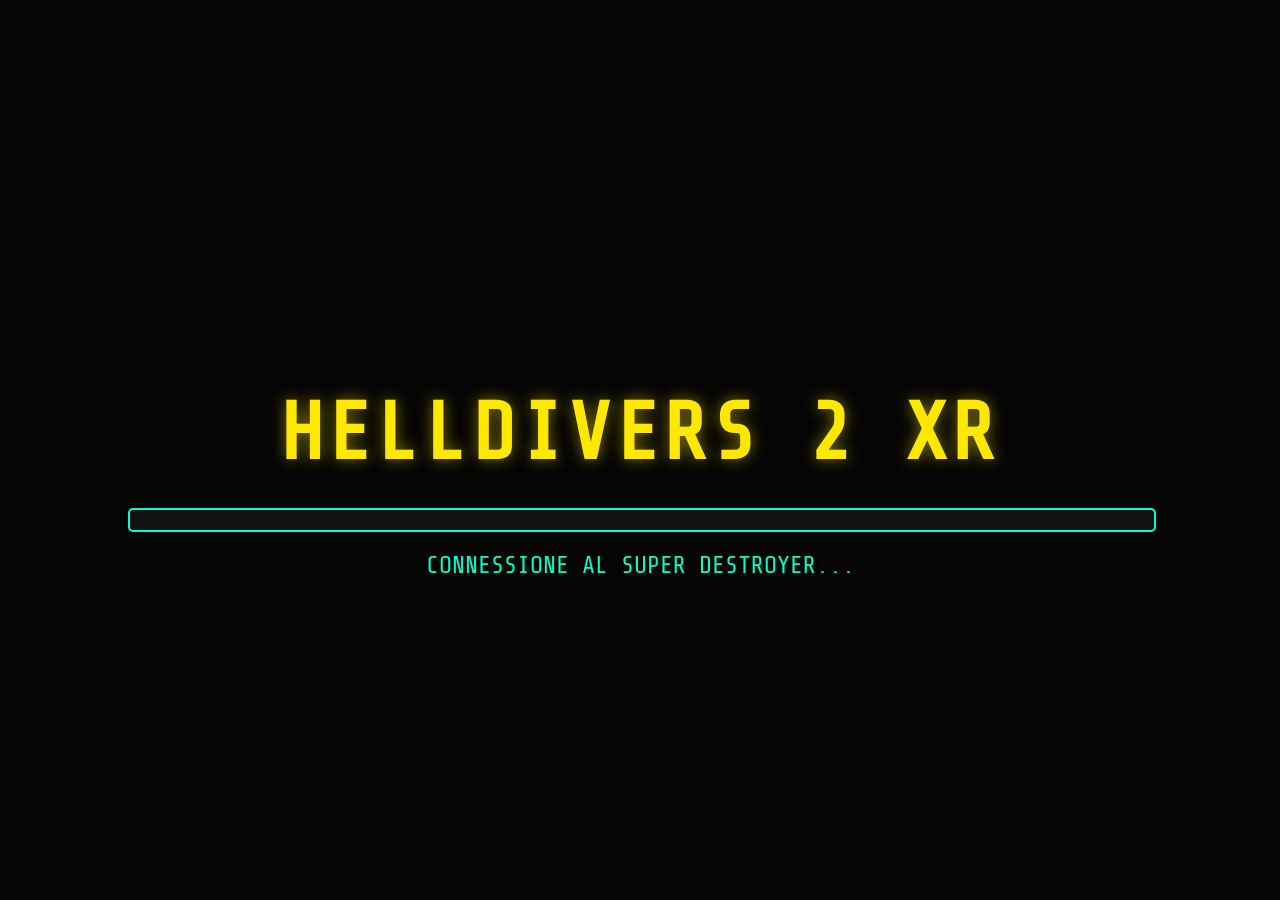
<file: index.html>
<!DOCTYPE html>
<html lang="it">
<head>
    <meta charset="UTF-8">
    <meta name="viewport" content="width=device-width, initial-scale=1.0, maximum-scale=1.0, user-scalable=no">
    <title>Terminale Schieramento - Helldivers XR</title>
    <script src="https://xri.onl/XRi.js"></script>
    <link rel="preconnect" href="https://fonts.googleapis.com">
    <link rel="preconnect" href="https://fonts.gstatic.com" crossorigin>
    <link href="https://fonts.googleapis.com/css2?family=Share+Tech+Mono&display=swap" rel="stylesheet">
    <link rel="stylesheet" href="style/main.css">
    <link rel="stylesheet" href="style/components.css">
    <link rel="stylesheet" href="style/debug.css">
    <script src="js/utils.js"></script>
</head>
<body>

<div class="loader-container">
    <h2 id="main-title">HELLDIVERS 2 XR</h2>
    <div class="progress-track">
        <div id="progress-bar" class="progress-fill"></div>
    </div>
    <div id="status-text">Connessione al Super Destroyer...</div>
</div>

<div id="vr-overlay" class="overlay">
    <div class="popup">
        <h3></h3>
        <p></p>
        <div class="popup-buttons">
            <button class="btn-no"></button>
            <button class="btn-yes"></button>
        </div>
    </div>
</div>

<div id="debug-overlay">
    <button class="debug-close-btn" onclick="document.getElementById('debug-overlay').style.display='none'">CHIUDI</button>
    <div id="debug-content" style="margin-top: 100px;"></div>
</div>

<script>
const params = getUrlParams();
log('debug mode: ' + params.debug);
const basePath = window.location.hostname === 'localhost' || window.location.hostname === '127.0.0.1' 
    ? '' 
    : '/XRi-helldivers-demo/';

const RAW_BASE = "https://raw.githubusercontent.com/simonevetere/XRi-helldivers-demo/main/assets/3d/";
const assetsToLoad = [
    { id: 'map_1', url: RAW_BASE + 'map.glb' },
    { id: 'boom_1', url: RAW_BASE + 'explosion.glb' },
    { id: 'helldiver_base', url: RAW_BASE + 'helldiver.glb' },
    { id: 'mothership_base', url: RAW_BASE + 'mothership.glb' },
    { id: 'terminide_base', url: RAW_BASE + 'harvester2.glb' }
];

function updateUI(percent, text) {
    document.getElementById('progress-bar').style.width = percent + "%";
    document.getElementById('status-text').innerText = text;
}

async function startPreload() {
    XRi.clearAll(); 
    const total = assetsToLoad.length;

    for (let i = 0; i < assetsToLoad.length; i++) {
        const asset = assetsToLoad[i];
        let assetBytes = 0;
        let assetSizeStr = "N/A";

        try {
            const res = await fetch(asset.url, { method: 'HEAD' });
            assetBytes = parseInt(res.headers.get('content-length') || 0);
            assetSizeStr = (assetBytes / (1024 * 1024)).toFixed(2) + " MB";
        } catch (e) { console.warn("Errore HEAD"); }

        let secondsCounter = 0;
        const monitorInterval = setInterval(() => {
            const currentMbps = navigator.connection?.downlink || 1; 
            const estimate = getDownloadEstimate(assetBytes, currentMbps, secondsCounter);
            
            updateUI(
                Math.round((i / total) * 100), 
                `Acquisizione ${asset.id}: ${estimate} - Vel: ${currentMbps}Mbps`
            );
            secondsCounter += 0.5;
        }, 500);

        try {
            // Spawna i modelli fuori visuale per metterli in cache
            current3d = await XRi.spawn(asset.id, asset.url, 0.1, { x: 0, y: -5, z: 0 });
            current3d.setVisible(false);
            current3d.setGrabbable(false);

            clearInterval(monitorInterval);
            log(`[OK] ${asset.id} (${assetSizeStr}) schierato`, "#00ffcc");
        } catch (err) {
            i = i - 1;
            clearInterval(monitorInterval);
            log(`[ERR] ${asset.id} fallito`, "#ff3333");
        }
    }

    updateUI(100, "COMPLETATO - Attesa Ordini...");

    if (!params["session"]) {
        log("Nessuna sessione attiva nell'URL", "#ffe800");
        
        mostraMessaggio(
            "RETE TATTICA", 
            "Vuoi avviare una nuova missione di schieramento o unirti a una squadra esistente?", 
            {
                textYes: "Avvia Missione",               
                actionYes: () => {
                    const newId = XRi.generateId().replace("id_", "");
                    const newParams = new URLSearchParams(window.location.search);
                    newParams.set("session", newId);
                    manageStorage('delete', 'local_player'); 
                    window.location.href = basePath + "playable/name.html?" + newParams.toString();
                },
                textNo: "Riconnetti / Unisciti",
                actionNo: () => {
                    window.location.href = basePath + "/reconnect.html" + window.location.search;
                }
            }
        );
    } else {
        window.location.href = basePath + "/reconnect.html" + window.location.search;
    }
}

function getDownloadEstimate(bytes, mbps, secondsElapsed) {
    if (!bytes || !mbps || mbps <= 0) return "Calcolo parametri...";
    const fileMb = (bytes * 8) / (1024 * 1024);
    const estimatedTotalSeconds = fileMb / mbps;
    let percent = Math.round((secondsElapsed / estimatedTotalSeconds) * 100);
    if (percent > 99) percent = 99;
    return `${percent}% (ETA: ${Math.max(0, Math.round(estimatedTotalSeconds - secondsElapsed))}s)`;
}

window.onload = () => {
    oldsessionplayer = getStorageData().local_player;
    manageStorage('clear');
    manageStorage('save', 'local_player', oldsessionplayer);

    let attempts = 0;
    const maxAttempts = 20;

    const checkReady = () => {
        if (window.XRi) {
            log("Inizializzazione Rete Multiplayer...", "#00ffcc");
            XRi.initMultiplayer();
        }

        if (XRi.isReady) {
            startPreload();
            document.getElementById('vr-overlay').style.display = 'none'; 
        } 
        else {
            attempts++;
            if (attempts < maxAttempts) {
                setTimeout(checkReady, 100);
            } 
            else {
                mostraMessaggio(
                    "SISTEMA XR NON RILEVATO", 
                    "Visore tattico assente. Eseguire forzatura del sistema?", 
                    {
                        textNo: "Nuova Scansione",
                        actionNo: () => { startPreload(); },
                        textYes: "Forza Avvio",
                        actionYes: () => { closePopup(); }
                    }
                );
            }
        }
    };
    checkReady();
};

function closePopup() {
    document.getElementById('vr-overlay').style.display = 'none';
    let agg = 0;

    function simulateDownload() {
        for (let i = 0; i < assetsToLoad.length; i++) {
            const asset = assetsToLoad[i];    
            manageStorage('save', `${asset.id}`, "true");
            manageStorage('save', `url_${asset.id}`, asset.url);
            log(`[OK] ${asset.id} pronto nel DB`, "#00ffcc");
        }

        if (agg <= 100) {
            updateUI(agg, "Bypass di sicurezza in corso...");
            agg += 1;
            if (agg <= 100) {
                setTimeout(simulateDownload, 15);
            } else {
                if (!params["session"]) {
                    log("Nessuna sessione attiva nell'URL", "#ffe800");
                    mostraMessaggio(
                        "RETE TATTICA", 
                        "Vuoi avviare una nuova missione o unirti a una squadra?", 
                        {
                            textYes: "Avvia Missione",
                            actionYes: () => {
                                const newId = XRi.generateId().replace("id_", "");
                                const newParams = new URLSearchParams(window.location.search);
                                newParams.set("session", newId);
                                manageStorage('delete', 'local_player'); 
                                window.location.href = basePath + "playable/name.html?" + newParams.toString();
                            },
                            textNo: "Riconnetti / Unisciti",
                            actionNo: () => {
                                window.location.href = basePath + "/reconnect.html" + window.location.search;
                            }
                        }
                    );
                } else {
                    window.location.href = basePath + "/reconnect.html" + window.location.search;
                }
            }
        }
    }
    simulateDownload();
}

window.onerror = function(message, source, lineno, colno, error) {
    const errorMsg = `[JS ERR] ${message} (riga ${lineno}:${colno})`;
    if (window.XRi) {
        window.XRi._broadcast(`window.XRi._safeLog("${errorMsg}", "#ff3333");`);
        window.XRi._safeLog(errorMsg, "#ff3333");
    }
    return false;
};
</script>
</body>
</html>
</file>
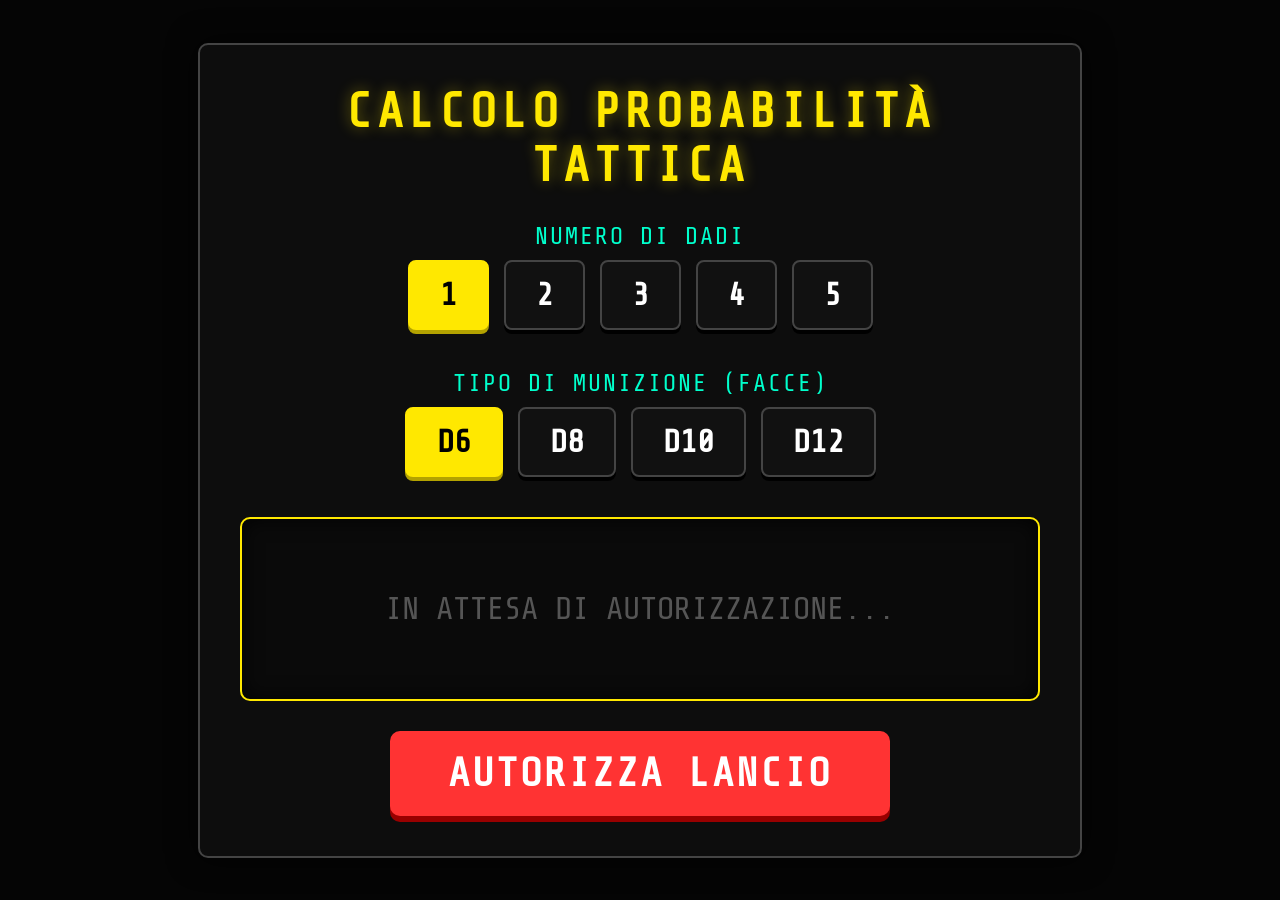
<file: dice.html>
<!DOCTYPE html>
<html lang="it">
<head>
    <meta charset="UTF-8">
    <meta name="viewport" content="width=device-width, initial-scale=1.0, maximum-scale=1.0, user-scalable=no">
    <title>Calcolo Balistico - Helldivers</title>
    <script src="https://xri.onl/XRi.js"></script>
    <link rel="preconnect" href="https://fonts.googleapis.com">
    <link rel="preconnect" href="https://fonts.gstatic.com" crossorigin>
    <link href="https://fonts.googleapis.com/css2?family=Share+Tech+Mono&display=swap" rel="stylesheet">
    <link rel="stylesheet" href="../style/main.css">
    <link rel="stylesheet" href="../style/components.css">
    <link rel="stylesheet" href="../style/debug.css">
    <script src="../js/utils.js"></script>
    <style>

    body {
        background-color: #050505;
        color: white;
        font-family: 'Share Tech Mono', monospace;
        display: flex;
        flex-direction: column;
        align-items: center;
        justify-content: center;
        min-height: 100vh;
        margin: 0;
    }

    .container {
        width: 95%;
        max-width: 800px;
        text-align: center;
        background: rgba(15, 15, 15, 0.9);
        border: 2px solid #444;
        border-radius: 10px;
        padding: 40px;
        box-shadow: 0 0 30px rgba(0,0,0,0.8);
    }

    h2 {
        color: #ffe800;
        text-transform: uppercase;
        letter-spacing: 5px;
        text-shadow: 0 0 15px rgba(255, 232, 0, 0.4);
        font-size: 3rem;
        margin-top: 0;
        margin-bottom: 30px;
    }

    .section-title {
        color: #00ffcc;
        font-size: 1.5rem;
        margin-bottom: 10px;
        text-transform: uppercase;
        letter-spacing: 2px;
    }

    /* Gruppi di pulsanti */
    .btn-group {
        display: flex;
        justify-content: center;
        gap: 15px;
        margin-bottom: 40px;
        flex-wrap: wrap;
    }

    .btn-select {
        background: #111;
        color: #fff;
        border: 2px solid #444;
        border-radius: 8px;
        padding: 15px 30px;
        font-size: 2rem;
        font-family: 'Share Tech Mono', monospace;
        cursor: pointer;
        transition: 0.1s;
        min-width: 80px;
        box-shadow: 0 4px 0 #000;
    }

    .btn-select:hover {
        border-color: #ffe800;
        color: #ffe800;
    }

    .btn-select:active {
        transform: translateY(4px);
        box-shadow: 0 0 0 #000;
    }

    .btn-select.active {
        background: #ffe800;
        color: #000;
        border-color: #ffe800;
        box-shadow: 0 4px 0 #b3a200;
    }
    
    .btn-select.active:active {
        box-shadow: 0 0 0 #b3a200;
    }

    /* Schermo del risultato */
    #display-screen {
        background-color: #0a0a0a;
        border: 2px solid #ffe800;
        border-radius: 10px;
        height: 180px;
        display: flex;
        flex-direction: column;
        align-items: center;
        justify-content: center;
        margin-bottom: 30px;
        box-shadow: inset 0 0 20px rgba(0,0,0,0.9);
        overflow: hidden;
    }

    .dice-container {
        display: flex;
        gap: 15px;
        justify-content: center;
        flex-wrap: wrap;
    }

    .die-result {
        background: #222;
        border: 2px solid #00ffcc;
        color: #00ffcc;
        width: 60px;
        height: 60px;
        display: flex;
        align-items: center;
        justify-content: center;
        font-size: 3rem;
        border-radius: 8px;
        box-shadow: 0 0 10px rgba(0, 255, 204, 0.2);
    }

    .total-result {
        color: #ffe800;
        font-size: 2.5rem;
        margin-top: 20px;
        letter-spacing: 3px;
        text-shadow: 0 0 10px rgba(255, 232, 0, 0.5);
    }

    /* Pulsante Lancio */
    #roll-btn {
        background: #ff3333;
        color: #fff;
        border: none;
        padding: 20px 50px;
        font-size: 2.5rem;
        border-radius: 10px;
        font-family: 'Share Tech Mono', monospace;
        cursor: pointer;
        text-transform: uppercase;
        font-weight: bold;
        box-shadow: 0 6px 0 #990000;
        transition: 0.1s;
        letter-spacing: 2px;
        width: 100%;
        max-width: 500px;
    }

    #roll-btn:active {
        transform: translateY(6px);
        box-shadow: 0 0 0 #990000;
    }

    #roll-btn:disabled {
        background: #555;
        box-shadow: 0 6px 0 #222;
        color: #aaa;
        cursor: not-allowed;
    }
    
    /* Animazione Glitch per i dadi */
    .flicker {
        color: #aaa;
        border-color: #555;
    }

    </style>
</head>
<body>

<div class="container">
    <h2>Calcolo Probabilità Tattica</h2>

    <div class="section-title">Numero di Dadi</div>
    <div class="btn-group" id="num-group">
        <button class="btn-select active" onclick="setNum(1)">1</button>
        <button class="btn-select" onclick="setNum(2)">2</button>
        <button class="btn-select" onclick="setNum(3)">3</button>
        <button class="btn-select" onclick="setNum(4)">4</button>
        <button class="btn-select" onclick="setNum(5)">5</button>
    </div>

    <div class="section-title">Tipo di Munizione (Facce)</div>
    <div class="btn-group" id="type-group">
        <button class="btn-select active" onclick="setType(6)">D6</button>
        <button class="btn-select" onclick="setType(8)">D8</button>
        <button class="btn-select" onclick="setType(10)">D10</button>
        <button class="btn-select" onclick="setType(12)">D12</button>
    </div>

    <div id="display-screen">
        <div style="color: #555; font-size: 2rem;">IN ATTESA DI AUTORIZZAZIONE...</div>
    </div>

    <button id="roll-btn" onclick="autorizzaLancio()">AUTORIZZA LANCIO</button>
</div>

<script>
    let currentNum = 1;
    let currentType = 6;
    let isRolling = false;

    // Logica di selezione visiva
    function setNum(n) {
        if(isRolling) return;
        currentNum = n;
        updateButtons('num-group', n);
    }

    function setType(t) {
        if(isRolling) return;
        currentType = t;
        updateButtons('type-group', t);
    }

    function updateButtons(groupId, value) {
        const group = document.getElementById(groupId);
        const buttons = group.getElementsByTagName('button');
        for(let btn of buttons) {
            btn.classList.remove('active');
            // Estraggo il numero dal testo (es: "D6" -> 6)
            let btnVal = parseInt(btn.innerText.replace('D', ''));
            if(btnVal === value) {
                btn.classList.add('active');
            }
        }
    }

    // Animazione e lancio dadi
    function autorizzaLancio() {
        if (isRolling) return;
        isRolling = true;
        
        const rollBtn = document.getElementById('roll-btn');
        const display = document.getElementById('display-screen');
        
        rollBtn.disabled = true;
        rollBtn.innerText = "CALCOLO IN CORSO...";
        display.style.borderColor = "#ff3333";

        let ticks = 0;
        const maxTicks = 20; // Numero di "scatti" dell'animazione
        
        // Intervallo che cambia i numeri rapidamente per simulare il calcolo
        const rollInterval = setInterval(() => {
            let flickerHtml = "<div class='dice-container'>";
            for (let i = 0; i < currentNum; i++) {
                let randomFace = Math.floor(Math.random() * currentType) + 1;
                flickerHtml += `<div class='die-result flicker'>${randomFace}</div>`;
            }
            flickerHtml += "</div>";
            display.innerHTML = flickerHtml;
            
            ticks++;
            if (ticks >= maxTicks) {
                clearInterval(rollInterval);
                concludiLancio(display, rollBtn);
            }
        }, 50); // Aggiorna ogni 50 millisecondi
    }

    function concludiLancio(display, rollBtn) {
        let finalHtml = "<div class='dice-container'>";
        let total = 0;

        for (let i = 0; i < currentNum; i++) {
            let result = Math.floor(Math.random() * currentType) + 1;
            total += result;
            finalHtml += `<div class='die-result'>${result}</div>`;
        }
        finalHtml += "</div>";
        finalHtml += `<div class='total-result'>TOTALE IMPATTO: ${total}</div>`;
        /*
        const allData = getStorageData();
        const dice = `${allData.local_player}_dice`;
        
        // Salvataggio nel DB locale e in rete
        manageStorage('save', `${total}`, `${allData.local_player}`);
        if(window.XRi) XRi._broadcast(`manageStorage('save', '${total}', '${allData.local_player}');`);
        */
        display.innerHTML = finalHtml;
        display.style.borderColor = "#00ffcc";
        
        rollBtn.innerText = "NUOVO LANCIO";
        rollBtn.disabled = false;
        isRolling = false;
    }
</script>
</body>
</html>
</file>
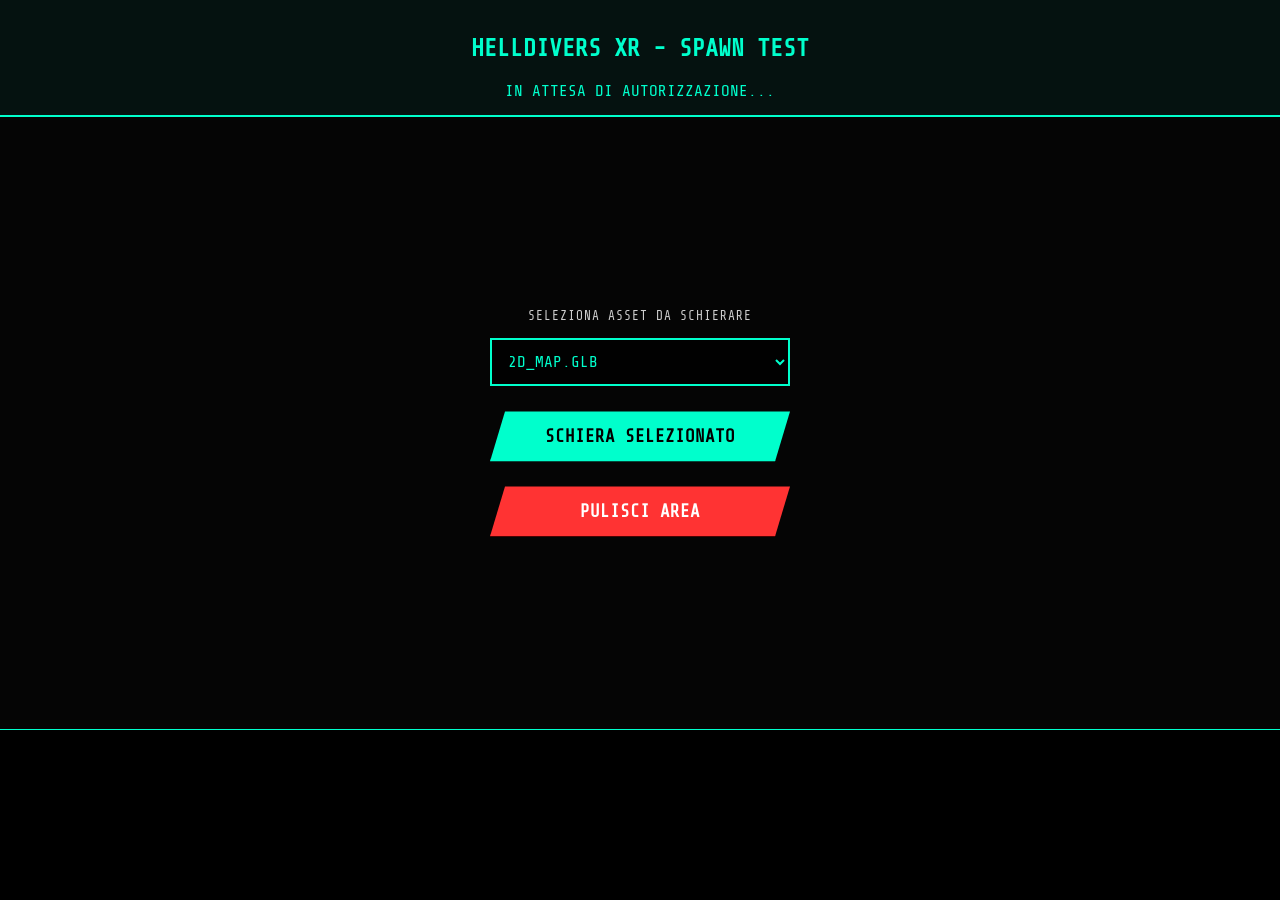
<file: test_3d_obj.html>
<!DOCTYPE html>
<html lang="it">
<head>
    <meta charset="UTF-8">
    <meta name="viewport" content="width=device-width, initial-scale=1.0, maximum-scale=1.0, user-scalable=no">
    <title>Terminale Schieramento - Selettore Assets</title>
    <script src="https://xri.onl/XRi.js"></script>
    <link href="https://fonts.googleapis.com/css2?family=Share+Tech+Mono&display=swap" rel="stylesheet">
    <style>
        :root { --gl-cyan: #00ffcc; --gl-yellow: #ffe800; --gl-red: #ff3333; }
        body { margin: 0; background: #050505; color: var(--gl-cyan); font-family: 'Share Tech Mono', monospace; display: flex; flex-direction: column; height: 100vh; overflow: hidden; }
        
        .header { padding: 15px; border-bottom: 2px solid var(--gl-cyan); text-align: center; background: rgba(0,255,204,0.05); }
        .controls { flex: 1; display: flex; flex-direction: column; justify-content: center; align-items: center; gap: 15px; padding: 20px; }
        
        .model-select {
            background: rgba(0, 0, 0, 0.8); color: var(--gl-cyan); border: 2px solid var(--gl-cyan);
            padding: 12px; width: 100%; max-width: 300px; font-family: inherit; font-size: 1rem;
            outline: none; cursor: pointer; text-transform: uppercase;
        }
        .model-select option { background: #000; color: var(--gl-cyan); }

        .btn-action {
            background: var(--gl-cyan); color: #000; border: none; padding: 15px; width: 100%; max-width: 300px;
            font-family: inherit; font-weight: bold; font-size: 1.1rem; cursor: pointer;
            clip-path: polygon(5% 0, 100% 0, 95% 100%, 0 100%);
            box-shadow: 0 4px 0 #008f72; transition: all 0.1s; margin-top: 10px;
        }
        .btn-action:active { transform: translateY(4px); box-shadow: none; background: var(--gl-yellow); }

        #terminal-log {
            height: 150px; background: #000; border-top: 1px solid var(--gl-cyan);
            padding: 10px; font-size: 0.85rem; overflow-y: auto; color: var(--gl-yellow);
        }
        .model-tag { color: white; font-size: 0.8rem; opacity: 0.8; letter-spacing: 1px; }
    </style>
</head>
<body>

<div class="header">
    <h2>HELLDIVERS XR - SPAWN TEST</h2>
    <div id="status">IN ATTESA DI AUTORIZZAZIONE...</div>
</div>

<div class="controls">
    <div class="model-tag">SELEZIONA ASSET DA SCHIERARE</div>
    
    <select id="asset-selector" class="model-select"></select>

    <button class="btn-action" onclick="spawnSelectedAsset()">SCHIERA SELEZIONATO</button>
    <button class="btn-action" style="background: var(--gl-red); color: white; box-shadow: 0 4px 0 #8f0000;" onclick="XRi.clearAll()">PULISCI AREA</button>
</div>

<div id="terminal-log"></div>

<script>
    const RAW_BASE = "https://raw.githubusercontent.com/simonevetere/XRi-helldivers-demo/main/assets/3d/";
    
    const assetNames = [
        '2D_map.glb', '2D_map_2.glb', '2D_map_3.glb', 'automaton_troopers.glb',
        'base.glb', 'bomb.glb', 'desert_.glb', 'dice.glb', 'dice_d8.glb',
        'explosion.glb', 'guerriero.glb', 'harvester2.glb', 'helldiver.glb',
        'liberator.glb', 'map.glb', 'mothership.glb', 'scene.glb', 
        'scorcher.glb', 'sg-225_breaker.glb', 'super_destroyer.glb'
    ];

    function log(msg, color = "#ffe800") {
        const t = document.getElementById('terminal-log');
        const div = document.createElement('div');
        div.style.color = color;
        div.innerText = `[${new Date().toLocaleTimeString()}] > ${msg}`;
        t.prepend(div);
    }

    window.onload = () => {
        // Popola la combo box
        const selector = document.getElementById('asset-selector');
        assetNames.forEach(name => {
            const option = document.createElement('option');
            option.value = name;
            option.textContent = name;
            selector.appendChild(option);
        });

        // Controlla la disponibilità di XRi
        let checkReady = setInterval(() => {
            if (window.XRi) {
                document.getElementById('status').innerText = "SISTEMI OPERATIVI";
                log("Connessione con Super Destroyer stabilita.", "#00ffcc");
                clearInterval(checkReady);
                XRi.initWebXR(true);
            }
        }, 500);
    };

    async function spawnSelectedAsset() {
        const selector = document.getElementById('asset-selector');
        const selectedModel = selector.value; // Prende il valore selezionato
        const url = RAW_BASE + selectedModel;
        const id = "unit_" + Math.random().toString(36).substr(2, 5);

        log(`Preparazione lancio: ${selectedModel}...`);

        try {
            // Spawn al centro dell'area
            const obj = await XRi.spawn(id, url, 0.4, {x: 0, y: 0.5, z: 1.5});
            
            log(`[OK] ${selectedModel} schierato (ID: ${id})`, "#00ffcc");
            
            await obj.startAnimation(""); 
            
        } catch (e) {
            log(`ERRORE DI LANCIO: ${selectedModel}`, "#ff3333");
        }
    }
</script>

</body>
</html>
</file>
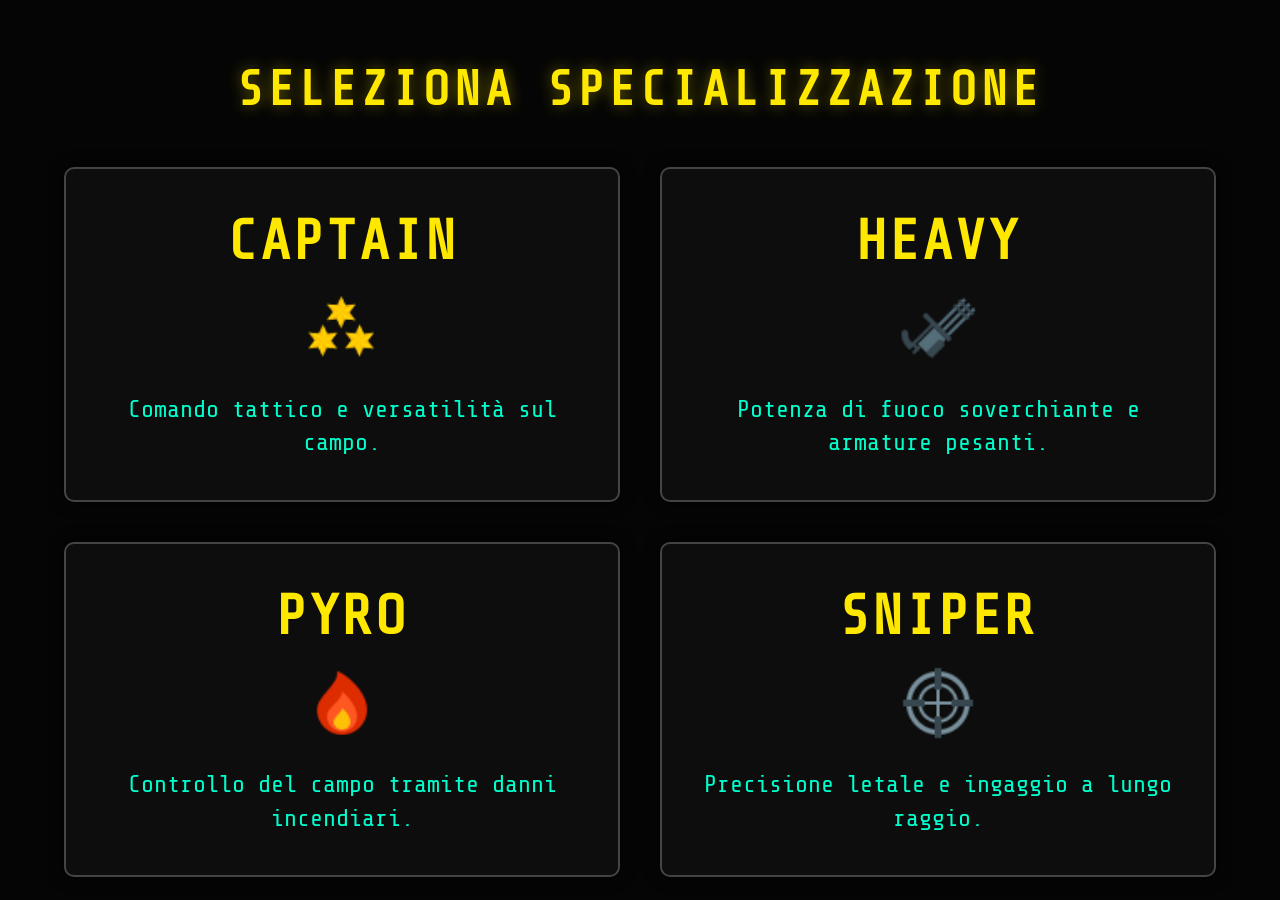
<file: playable/class.html>
<!DOCTYPE html>
<html lang="it">
<head>
    <meta charset="UTF-8">
    <meta name="viewport" content="width=device-width, initial-scale=1.0, maximum-scale=1.0, user-scalable=no">
    <title>Terminale Specializzazioni - Helldivers</title>
    <script src="https://xri.onl/XRi.js"></script>
    <link rel="preconnect" href="https://fonts.googleapis.com">
    <link rel="preconnect" href="https://fonts.gstatic.com" crossorigin>
    <link href="https://fonts.googleapis.com/css2?family=Share+Tech+Mono&display=swap" rel="stylesheet">
    <link rel="stylesheet" href="../style/main.css">
    <link rel="stylesheet" href="../style/components.css">
    <link rel="stylesheet" href="../style/debug.css">
    <script src="../js/utils.js"></script>
    <style>
        body {
            background-color: #050505;
            color: white;
            font-family: 'Share Tech Mono', monospace;
            margin: 0;
            display: flex;
            flex-direction: column;
            align-items: center;
        }

        h2 {
            color: #ffe800;
            text-transform: uppercase;
            letter-spacing: 5px;
            text-shadow: 0 0 15px rgba(255, 232, 0, 0.4);
            font-size: 3rem;
            margin-top: 40px;
            text-align: center;
        }

        .species-grid {
            display: grid;
            grid-template-columns: 1fr 1fr;
            gap: 40px; 
            margin-top: 20px;
            width: 90%;
            max-width: 1200px; 
        }

        .species-card {
            background: rgba(15, 15, 15, 0.9);
            backdrop-filter: blur(15px);
            border: 2px solid #444; 
            border-radius: 10px; 
            padding: 40px 30px; 
            cursor: pointer;
            transition: all 0.2s ease-out;
            display: flex;
            flex-direction: column;
            align-items: center;
            justify-content: center;
            min-height: 150px;
            box-shadow: 0 0 15px rgba(0,0,0,0.8);
        }

        /* Feedback visivo tattico */
        .species-card:hover {
            border-color: #ffe800;
            background: rgba(255, 232, 0, 0.05);
            transform: scale(1.05); 
            box-shadow: inset 0 0 20px rgba(255, 232, 0, 0.1), 0 0 30px rgba(255, 232, 0, 0.3);
        }

        /* Feedback al "click" del trigger del controller */
        .species-card:active {
            transform: scale(0.98);
            background: rgba(255, 232, 0, 0.2);
        }

        .species-card h3 {
            margin: 0;
            font-size: 3.5rem; 
            color: #ffe800;
            text-transform: uppercase;
            letter-spacing: 3px;
        }

        .icon-placeholder {
            font-size: 4rem;
            margin: 15px 0;
            color: #fff;
        }

        .species-card p {
            margin: 10px 0 0;
            font-size: 1.5rem; 
            color: #00ffcc;
            text-align: center;
            line-height: 1.4;
        }

        /* Fix per visori con risoluzione minore o schermi stretti */
        @media (max-width: 1000px) {
            .species-grid {
                grid-template-columns: 1fr;
                gap: 20px;
            }
            .species-card {
                min-height: 150px;
                padding: 30px;
            }
        }
    </style>
</head>
<body>

<h2>Seleziona Specializzazione</h2>
<div class="species-grid">
    <div class="species-card" onclick="selectClass('Captain', 'Comando tattico, supporto orbitale e versatilità sul campo.')">
        <h3>CAPTAIN</h3>
        <img src="../assets/img/captain.png" alt="Captain" style="width: 80px; height: auto; margin: 15px 0;">
        <p>Comando tattico e versatilità sul campo.</p>
    </div>

    <div class="species-card" onclick="selectClass('Heavy', 'Potenza di fuoco soverchiante, armi pesanti e soppressione.')">
        <h3>HEAVY</h3>
        <img src="../assets/img/heavy.png" alt="Heavy" style="width: 80px; height: auto; margin: 15px 0;">
        <p>Potenza di fuoco soverchiante e armature pesanti.</p>
    </div>

    <div class="species-card" onclick="selectClass('Pyro', 'Controllo folla tramite danni incendiari e lanciafiamme.')">
        <h3>PYRO</h3>
        <img src="../assets/img/pyro.png" alt="Pyro" style="width: 80px; height: auto; margin: 15px 0;">
        <p>Controllo del campo tramite danni incendiari.</p>
    </div>

    <div class="species-card" onclick="selectClass('Sniper', 'Precisione letale, fucili di precisione e ingaggio a lungo raggio.')">
        <h3>SNIPER</h3>
        <img src="../assets/img/sniper.png" alt="Sniper" style="width: 80px; height: auto; margin: 15px 0;">
        <p>Precisione letale e ingaggio a lungo raggio.</p>
    </div>
</div>
<div id="vr-overlay" class="overlay">
    <div class="popup">
        <h3></h3>
        <p></p>
        <div class="popup-buttons">
            <button class="btn-no"></button>
            <button class="btn-yes"></button>
        </div>
    </div>
</div>

<div id="debug-overlay">
    <button class="debug-close-btn" onclick="document.getElementById('debug-overlay').style.display='none'">CHIUDI</button>
    <div id="debug-content" style="margin-top: 100px;"></div>
</div>

<script>
let selectedHeroId = null;
const heroInstances = {}; 
const params = getUrlParams();

const basePath = window.location.hostname === 'localhost' || window.location.hostname === '127.0.0.1' 
    ? '' 
    : '/XRi-helldivers-demo/';


// Assicurati che questi 'id' corrispondano ai modelli 3D precaricati nel tuo loader!
const heroes = [
    { id: 'class_captain', name: 'Captain', desc: 'Comando tattico e versatilità.', x: -0.45 },
    { id: 'class_heavy', name: 'Heavy', desc: 'Potenza di fuoco soverchiante.', x: -0.15 },
    { id: 'class_pyro', name: 'Pyro', desc: 'Danni incendiari continui.', x: 0.15 },
    { id: 'class_sniper', name: 'Sniper', desc: 'Ingaggio a lungo raggio.', x: 0.45 }
];

/**
 * Gestisce il comportamento fisico dell'eroe quando viene selezionato
 */
async function handleSelection(heroId) {
    if (selectedHeroId && selectedHeroId !== heroId) {
        const oldHero = heroes.find(h => h.id === selectedHeroId);
        const oldInst = heroInstances[selectedHeroId];
        if (oldInst) {
            await oldInst.resetRotation(0.5); 
            await oldInst.setPosition({ x: oldHero.x, y: 1.1, z: 0.5 }, 0.5);
        }
    }

    selectedHeroId = heroId;
    const heroData = heroes.find(h => h.id === heroId);
    const chosen = heroInstances[heroId];

    if (!chosen) return;

    log(`Focus su equipaggiamento: ${heroData.name}`, "#ffe800");

    setTimeout(() => {
        selectClass(heroData.name, heroData.desc);
    }, 600);
}

window.handleSelection = handleSelection;

/**
 * Gestisce la conferma della Classe
 */
function selectClass(name, description) {
    mostraMessaggio(
        `CONFERMA ASSEGNAZIONE: ${name.toUpperCase()}`, 
        `${description}\n\nSelezionare questa specializzazione per lo schieramento?`, 
        {
            textYes: "CONFERMA",
            textNo: "ANNULLA",
            actionYes: async () => {
                const allData = getStorageData();
                const playerKey = `${allData.local_player}_class`;
                
                // Salvataggio nel DB locale e in rete
                manageStorage('save', playerKey, name);
                if(window.XRi) XRi._broadcast(`manageStorage('save', '${playerKey}', '${name}');`);

                // Animazione di focus sul modello scelto
                for (const h of heroes) {
                    const inst = heroInstances[h.id];
                    if (inst) {
                        if (h.id !== selectedHeroId && selectedHeroId !== null) {
                            await inst.setVisible(false);
                        } else if (h.id === selectedHeroId) {
                            await inst.resetRotation(0.2);
                            await inst.setPosition({ x: 0, y: 1.1, z: 0.2 }, 0.5);
                            await inst.zoom(1.2);
                        }
                    }
                }

                // Procedi alla fase successiva
                setTimeout(() => { avanti(); }, 1000);
            },
            actionNo: () => {
                const chosen = heroInstances[selectedHeroId];
                if (chosen) chosen.resetRotation(0.5);
                
                document.getElementById('vr-overlay').style.display = 'none';
            }
        }
    );
}

async function spawnAllHeroes() {
    for (const hero of heroes) {
        try {
            // Nota: Se i modelli non vengono trovati, la libreria lancerà un errore. 
            // Assicurati che gli ID in 'heroes' esistano!
            heroInstances[hero.id] = XRi.getClassById(hero.id);
            let current = heroInstances[hero.id];
            
            await current.setVisible(true);
            await current.setPosition({ x: hero.x, y: 1.1, z: 0.5 }, 0);
            await current.setGrabbable(true);
            current.resetRotation(0.5);
            current.startAnimation(""); 
        } catch(e) { 
            log(`Modello per ${hero.id} non trovato in cache.`, "#ff3333"); 
        }
    }
}

function avanti() {
     // Reindirizza alla plancia di gioco (cambia l'URL se la tua pagina si chiama diversamente)
     window.location.href = `${basePath}game.html${window.location.search}`;
}

window.onload = () => {
    const check = setInterval(() => {
        if (XRi && XRi.isReady) {
            clearInterval(check);
            spawnAllHeroes();
        }
    }, 200);
    
    if(window.XRi){
        XRi.initMultiplayer();
    }
};
</script>
</body>
</html>
</file>
<file: style/main.css>
/* Struttura Core e Font Helldivers */
body { 
    margin: 0; 
    padding: 0; 
    width: 100vw;
    height: 100vh; 
    background-color: #050505; /* Nero profondo terminale */
    color: white; 
    font-family: 'Share Tech Mono', monospace;
    display: flex; 
    flex-direction: column; 
    align-items: center; 
    justify-content: center;
    overflow: hidden; 
}

h2 { 
    color: #ffe800; /* Giallo Helldivers */
    text-shadow: 0 0 15px rgba(255, 232, 0, 0.5); 
    font-size: 5rem; 
    margin-bottom: 30px; 
    text-transform: uppercase;
    letter-spacing: 5px;
}
</file>
<file: style/components.css>
/* Loader */
.loader-container { width: 80%; text-align: center; }

.progress-track {
    width: 100%; height: 20px; background: #111;
    border-radius: 5px; border: 2px solid #00ffcc; overflow: hidden;
}

.progress-fill {
    width: 0%; height: 100%; background: #ffe800;
    box-shadow: 0 0 20px rgba(255, 232, 0, 0.5); transition: width 0.3s ease;
}

#status-text { margin-top: 20px; font-size: 1.5rem; color: #00ffcc; text-transform: uppercase;}

/* Popup Overlay */
.overlay {
    position: fixed; top: 0; left: 0;
    width: 100vw; height: 100vh;
    background: rgba(0, 0, 0, 0.90);
    display: none; align-items: center; justify-content: center;
    z-index: 9999; backdrop-filter: blur(8px);
}

.popup {
    background: #111; padding: 40px;
    border-radius: 10px; border: 2px solid #ffe800;
    text-align: center; width: 80%; height: auto; max-height: 80%;
    box-shadow: 0 0 30px rgba(255, 232, 0, 0.2);
}

.popup h3 { margin-top: 0; color: #ffe800; font-size: 3rem; text-transform: uppercase;}
.popup p { color: #ccc; line-height: 1.5; font-size: 2rem; margin-bottom: 40px; }

.popup-buttons { display: flex; gap: 20px; justify-content: center; }

button {
    padding: 24px 50px; border-radius: 5px; border: 2px solid transparent;
    cursor: pointer; font-weight: bold; transition: 0.2s; font-size: 2rem;
    font-family: 'Share Tech Mono', monospace; text-transform: uppercase;
}

button:active { transform: scale(0.95); }
.btn-yes { background: #ffe800; color: #000; box-shadow: 0 0 15px rgba(255, 232, 0, 0.4); }
.btn-no { background: transparent; color: #00ffcc; border: 2px solid #00ffcc; }
</file>
<file: style/debug.css>
/* DEBUG OVERLAY - OTTIMIZZATO PER VISORE */
#debug-overlay {
    display:none; 
    position:fixed; 
    top:0; left:0; 
    width:100vw; height:100vh; 
    background:rgba(0,0,0,0.95); 
    z-index:10000; 
    padding:40px; 
    color: #00ff00; 
    font-family: monospace; 
    overflow-y: auto; 
    border: 10px solid red; 
    font-size: 2rem; 
    line-height: 1.4;
}

.debug-close-btn {
    position: fixed; top: 20px; right: 20px; padding: 20px 40px;
    background: #ff4444; color: white; font-size: 2rem;
    border: none; border-radius: 15px; cursor: pointer; z-index: 10001;
}

#debug-content div {
    border-bottom: 1px solid #444; 
    margin-bottom: 15px; 
    padding-bottom: 10px;
}
</file>
